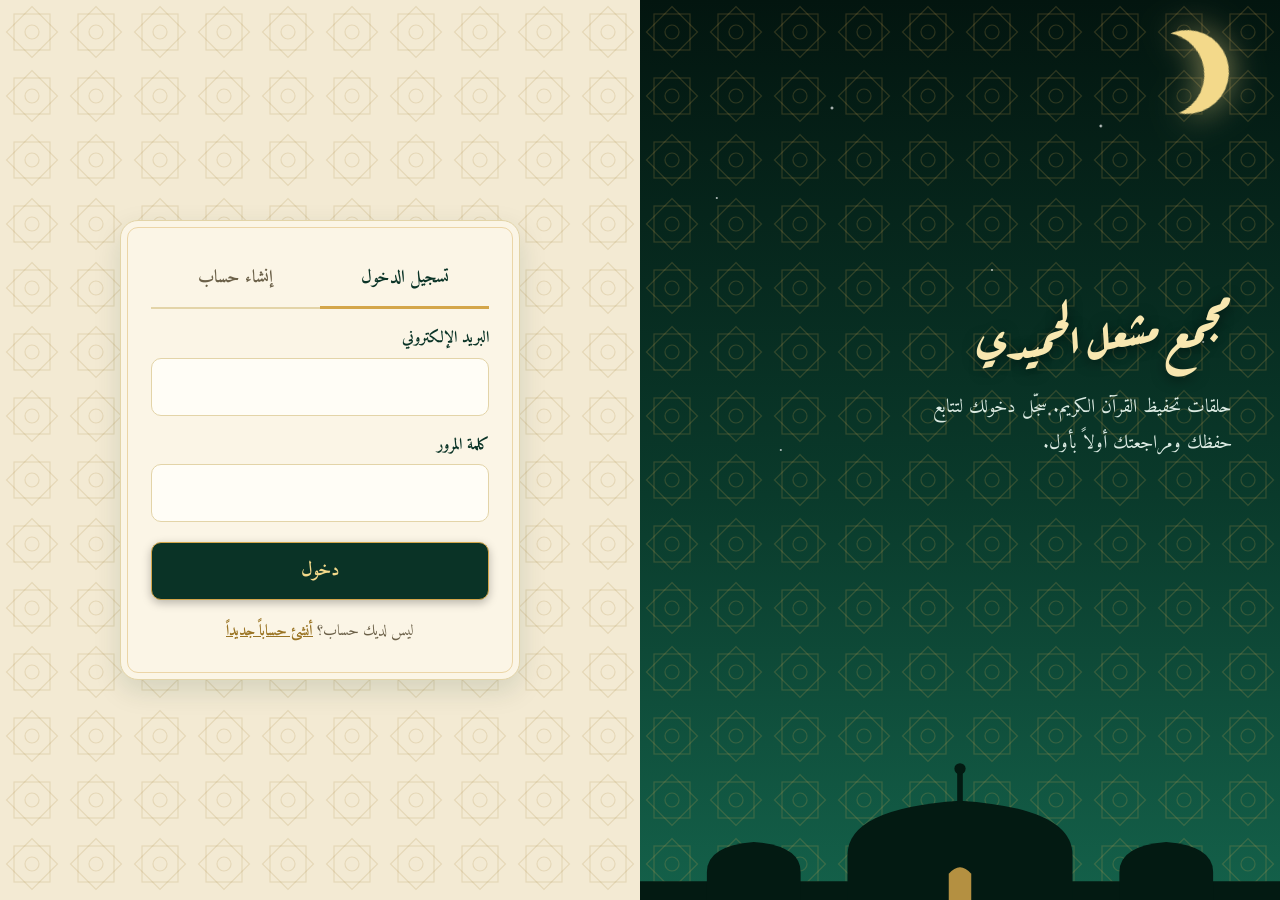
<file: index.html>
<!DOCTYPE html>
<html lang="ar" dir="rtl">
<head>
<meta charset="UTF-8">
<meta name="viewport" content="width=device-width, initial-scale=1">
<title>تسجيل الدخول | مجمع مشعل الحميدي</title>
<link rel="stylesheet" href="css/style.css">
</head>
<body data-page="index">
<div class="auth">
  <aside class="auth-side scene">
    <h1>مجمع مشعل الحميدي</h1>
    <p>حلقات تحفيظ القرآن الكريم. سجّل دخولك لتتابع حفظك ومراجعتك أولاً بأول.</p>
  </aside>
  <main class="auth-main">
    <div class="auth-box">
      <div class="tabs" role="tablist">
        <button class="on" id="tabLogin" type="button">تسجيل الدخول</button>
        <button id="tabSignup" type="button">إنشاء حساب</button>
      </div>

      <form id="loginForm" novalidate>
        <label for="lEmail">البريد الإلكتروني</label>
        <input id="lEmail" type="email" autocomplete="email" required>
        <label for="lPass">كلمة المرور</label>
        <input id="lPass" type="password" autocomplete="current-password" required>
        <button class="btn dark wide" style="margin-top:20px" type="submit">دخول</button>
        <div class="msg" id="lMsg" role="alert"></div>
        <p class="switch">ليس لديك حساب؟ <a href="#signup" id="toSignup">أنشئ حساباً جديداً</a></p>
      </form>

      <form id="signupForm" class="hidden" novalidate>
        <label for="sName">الاسم الكامل</label>
        <input id="sName" type="text" autocomplete="name" required>
        <label for="sEmail">البريد الإلكتروني</label>
        <input id="sEmail" type="email" autocomplete="email" required>
        <div class="row">
          <div><label for="sPass">كلمة المرور</label><input id="sPass" type="password" autocomplete="new-password" required></div>
          <div><label for="sPass2">تأكيد كلمة المرور</label><input id="sPass2" type="password" autocomplete="new-password" required></div>
        </div>
        <button class="btn dark wide" style="margin-top:20px" type="submit">إنشاء الحساب</button>
        <div class="msg" id="sMsg" role="alert"></div>
        <p class="switch">لديك حساب بالفعل؟ <a href="#login" id="toLogin">سجّل الدخول</a></p>
      </form>
    </div>
  </main>
</div>
<script src="js/app.js"></script>
</body>
</html>
</file>
<file: css/style.css>
/* style.css — تنسيقات كل صفحات موقع مجمع مشعل الحميدي */
@import url('https://fonts.googleapis.com/css2?family=Amiri:wght@400;700&family=Aref+Ruqaa:wght@400;700&display=swap');
@import url('https://fonts.googleapis.com/css2?family=Amiri+Quran&display=swap');
:root{--ink:#0a3326;--teal:#1a5d45;--gold:#d4a64a;--gold-d:#9a7424;--ivory:#fbf5e6;--paper:#f3ead3;--text:#2a2418;--muted:#6b6048;--line:#e3d4a8;--err:#b3261e;--ok:#1b7a4b;--pat-d:url("data:image/svg+xml,%3Csvg xmlns=%22http://www.w3.org/2000/svg%22 viewBox=%220 0 64 64%22%3E%3Cg fill=%22none%22 stroke=%22%23d4a64a%22 stroke-opacity=%22.2%22 stroke-width=%221.2%22%3E%3Crect x=%2214%22 y=%2214%22 width=%2236%22 height=%2236%22/%3E%3Crect x=%2214%22 y=%2214%22 width=%2236%22 height=%2236%22 transform=%22rotate%2845 32 32%29%22/%3E%3Ccircle cx=%2232%22 cy=%2232%22 r=%227%22/%3E%3C/g%3E%3C/svg%3E");--pat-l:url("data:image/svg+xml,%3Csvg xmlns=%22http://www.w3.org/2000/svg%22 viewBox=%220 0 64 64%22%3E%3Cg fill=%22none%22 stroke=%22%239a7424%22 stroke-opacity=%22.16%22 stroke-width=%221.2%22%3E%3Crect x=%2214%22 y=%2214%22 width=%2236%22 height=%2236%22/%3E%3Crect x=%2214%22 y=%2214%22 width=%2236%22 height=%2236%22 transform=%22rotate%2845 32 32%29%22/%3E%3Ccircle cx=%2232%22 cy=%2232%22 r=%227%22/%3E%3C/g%3E%3C/svg%3E");--sky:url("data:image/svg+xml,%3Csvg xmlns=%22http://www.w3.org/2000/svg%22 viewBox=%220 0 1200 160%22 preserveAspectRatio=%22xMidYMax slice%22%3E%3Cg fill=%22%23031a12%22%3E%3Cpath d=%22M0 160V140H1200V160Z%22/%3E%3Cpath d=%22M480 160V112Q480 62 600 54Q720 62 720 112V160Z%22/%3E%3Crect x=%22597%22 y=%2224%22 width=%226%22 height=%2232%22/%3E%3Ccircle cx=%22600%22 cy=%2220%22 r=%226%22/%3E%3Cpath d=%22M330 160V130Q330 102 380 98Q430 102 430 130V160Z%22/%3E%3Cpath d=%22M770 160V130Q770 102 820 98Q870 102 870 130V160Z%22/%3E%3Cg id=%22m%22%3E%3Crect x=%22118%22 y=%2246%22 width=%2216%22 height=%22114%22/%3E%3Crect x=%22112%22 y=%2276%22 width=%2228%22 height=%226%22/%3E%3Cpath d=%22M114 46L126 10L138 46Z%22/%3E%3Ccircle cx=%22126%22 cy=%226%22 r=%224%22/%3E%3C/g%3E%3Cuse href=%22%23m%22 x=%22936%22/%3E%3C/g%3E%3Cpath fill=%22%23d4a64a%22 opacity=%22.85%22 d=%22M588 160V132Q600 118 612 132V160Z%22/%3E%3C/svg%3E");--orn:url("data:image/svg+xml,%3Csvg xmlns=%22http://www.w3.org/2000/svg%22 viewBox=%220 0 64 64%22%3E%3Cg fill=%22none%22 stroke=%22%23d4a64a%22 stroke-opacity=%221%22 stroke-width=%221.2%22%3E%3Crect x=%2214%22 y=%2214%22 width=%2236%22 height=%2236%22/%3E%3Crect x=%2214%22 y=%2214%22 width=%2236%22 height=%2236%22 transform=%22rotate%2845 32 32%29%22/%3E%3Ccircle cx=%2232%22 cy=%2232%22 r=%227%22/%3E%3C/g%3E%3C/svg%3E")}
*{box-sizing:border-box;margin:0;padding:0}
html{scroll-behavior:smooth}
body{font-family:'Amiri',serif;background:var(--pat-l) 0 0/64px 64px,var(--paper);color:var(--text);line-height:1.9;font-size:19px}
h1,h2,h3,.brand{font-family:'Aref Ruqaa',serif;font-weight:700;line-height:1.7}
a{color:inherit;text-decoration:none}
.wrap{max-width:1080px;margin:0 auto;padding:0 20px}
:focus-visible{outline:3px solid var(--gold);outline-offset:2px}
.hidden{display:none}
.nav{background:linear-gradient(180deg,#04201a,var(--ink));color:#fff;position:sticky;top:0;z-index:20;border-bottom:2px solid var(--gold)}
.nav-in{display:flex;align-items:center;justify-content:space-between;gap:16px;min-height:68px;flex-wrap:wrap}
.brand{font-size:1.3rem;display:flex;align-items:center;gap:12px;color:#f8e7b0}
.logo{display:grid;place-items:center;width:38px;height:38px;border:2px solid var(--gold);background:#d4a64a26;color:var(--gold);transform:rotate(45deg);border-radius:6px}
.logo b{transform:rotate(-45deg);font-size:1.1rem}
.nav nav{display:flex;align-items:center;gap:6px;flex-wrap:wrap}
.nav nav a{padding:6px 14px;border-radius:8px;font-size:1rem;color:#e8dcc0}
.nav nav a:hover,.nav nav a.active{background:#d4a64a26;color:#f8e7b0}
.nav nav a.logout{border:1px solid var(--gold);color:var(--gold);margin-inline-start:8px}
.nav nav a.logout:hover{background:var(--gold);color:var(--ink)}
.menu-btn{display:none;flex-direction:column;justify-content:center;gap:5px;width:46px;height:42px;padding:0 11px;background:none;border:1px solid var(--gold);border-radius:8px;cursor:pointer}
.menu-btn span{display:block;height:2.5px;background:var(--gold);border-radius:2px}
.scene{position:relative;overflow:hidden;color:#fff;
background:radial-gradient(1.5px 1.5px at 12% 22%,#fff,transparent),radial-gradient(2px 2px at 30% 12%,#fff,transparent),radial-gradient(1.5px 1.5px at 55% 30%,#fff,transparent),radial-gradient(2px 2px at 72% 14%,#fff,transparent),radial-gradient(1.5px 1.5px at 88% 38%,#fff,transparent),radial-gradient(1.5px 1.5px at 22% 50%,#fff,transparent),radial-gradient(2px 2px at 64% 46%,#fff,transparent),
var(--pat-d) 0 0/64px 64px,linear-gradient(180deg,#03150f 0%,#0a3a2b 55%,#14614a 100%)}
.scene::before{content:"";position:absolute;top:30px;inset-inline-start:8%;width:84px;height:84px;border-radius:50%;box-shadow:inset -24px -6px 0 0 #f3d98a;filter:drop-shadow(0 0 16px #f3d98a99);transform:rotate(-20deg)}
.scene::after{content:"";position:absolute;inset:auto 0 0 0;height:150px;background:var(--sky) center bottom/max(100%,900px) 100% no-repeat;pointer-events:none}
.scene>*{position:relative;z-index:1}
.hero{padding:84px 0 190px;border-bottom:3px solid var(--gold)}
.hero.mini{padding:52px 0 170px}
.hero h1{font-size:clamp(2rem,5vw,3.4rem);max-width:16ch;color:#f8e7b0;text-shadow:0 2px 14px #0008}
.hero.mini h1{max-width:none;font-size:clamp(1.8rem,4vw,2.6rem)}
.hero p{max-width:46ch;margin-top:14px;color:#dcebe3}
.hero .actions{margin-top:28px;display:flex;gap:12px;flex-wrap:wrap}
.btn{display:inline-block;border:0;cursor:pointer;font:inherit;font-weight:700;padding:10px 28px;border-radius:10px;background:linear-gradient(180deg,#e9c46e,#c4902f);color:#2a1c00;box-shadow:0 3px 10px #0004;transition:transform .2s,filter .2s}
.btn:hover{transform:translateY(-2px);filter:brightness(1.08)}
.btn.ghost{background:transparent;color:#f8e7b0;border:1.5px solid var(--gold);box-shadow:none}
.btn.dark{background:var(--ink);color:#f3d98a;border:1px solid var(--gold)}
.btn.wide{width:100%}
section{padding:56px 0}
.sec-title{font-size:1.7rem;color:var(--ink)}
.sec-title::after{content:"";display:block;width:150px;height:22px;margin:4px 0 6px;background:var(--orn) center/22px no-repeat,linear-gradient(90deg,var(--gold) 0 40%,transparent 40% 60%,var(--gold) 60%) center/100% 1px no-repeat}
.sec-sub{color:var(--muted);margin-bottom:28px}
.grid{display:grid;gap:20px;grid-template-columns:repeat(auto-fit,minmax(240px,1fr))}
.card{display:block;background:var(--ivory);border:1px solid var(--line);outline:1px solid #d4a64a66;outline-offset:-8px;border-radius:16px;padding:26px;box-shadow:0 8px 22px #0a332618;transition:transform .2s}
a.card:hover{transform:translateY(-4px)}
.card h3{color:var(--ink);font-size:1.2rem;margin-bottom:6px}
.card p{color:var(--muted);font-size:1rem}
.card.tint{background:linear-gradient(135deg,#fff8e1,#f0e0b0)}
.stat{font-family:'Aref Ruqaa',serif;font-size:2.4rem;color:var(--teal);line-height:1.2}
.stat-l{color:var(--muted);font-size:.95rem}
.band{background:var(--pat-l) 0 0/64px 64px,linear-gradient(180deg,#efe2bc,#f7eed4);border-block:1px solid var(--line)}
.tbl-wrap{overflow-x:auto;border:1px solid var(--gold);border-radius:14px;background:var(--ivory);box-shadow:0 8px 22px #0a332618}
table{width:100%;border-collapse:collapse;min-width:560px}
th,td{padding:12px 16px;text-align:start;border-bottom:1px solid var(--line);font-size:1rem}
th{background:var(--ink);color:#f3d98a;font-family:'Aref Ruqaa',serif}
tr:last-child td{border-bottom:0}
.tag{display:inline-block;padding:0 12px;border-radius:99px;font-size:.85rem;background:#d5e8dc;color:var(--teal)}
.tag.rev{background:#f3e2b0;color:var(--gold-d)}
.empty{padding:28px;text-align:center;color:var(--muted)}
.del{background:none;border:0;color:var(--err);cursor:pointer;font:inherit}
footer{background:var(--pat-d) 0 0/64px 64px,var(--ink);border-top:3px solid var(--gold);color:#d8c99c;text-align:center;padding:24px 0;font-size:.95rem}
label{display:block;font-weight:600;margin:14px 0 4px;font-size:1rem;color:var(--ink)}
input,select,textarea{width:100%;font:inherit;padding:10px 14px;border:1.5px solid var(--line);border-radius:10px;background:#fffdf6;color:var(--text)}
input:focus,select:focus,textarea:focus{outline:none;border-color:var(--gold);box-shadow:0 0 0 3px #d4a64a44}
textarea{min-height:140px;resize:vertical}
.row{display:grid;gap:14px;grid-template-columns:1fr 1fr}
.msg{margin-top:14px;padding:10px 14px;border-radius:10px;font-size:.95rem;display:none}
.msg.err{display:block;background:#fbe9e7;color:var(--err)}
.msg.ok{display:block;background:#e3f4ea;color:var(--ok)}
.bar{height:16px;background:#e9dcb6;border-radius:99px;overflow:hidden;margin:10px 0 6px;border:1px solid var(--line)}
.bar i{display:block;height:100%;background:linear-gradient(90deg,var(--teal),var(--gold));width:0;transition:width .5s}
.contact{display:grid;gap:28px;grid-template-columns:1.4fr 1fr}
.info li{list-style:none;padding:10px 0;border-bottom:1px dashed #d4a64a99}
.info li:last-child{border:0}
.info b{display:block;color:var(--ink);font-family:'Aref Ruqaa',serif}
.auth{min-height:100vh;display:grid;grid-template-columns:1fr 1fr}
.auth-side{padding:48px 48px 190px;display:flex;flex-direction:column;justify-content:center}
.auth-side h1{font-size:clamp(2rem,4vw,3rem);color:#f8e7b0;text-shadow:0 2px 14px #0008}
.auth-side p{color:#dcebe3;margin-top:12px;max-width:34ch}
.auth-main{display:grid;place-items:center;padding:32px}
.auth-box{width:100%;max-width:400px;background:var(--ivory);border:1px solid var(--line);outline:1px solid #d4a64a66;outline-offset:-8px;border-radius:18px;padding:28px 30px 32px;box-shadow:0 10px 28px #0a332622}
.tabs{display:flex;border-bottom:2px solid var(--line);margin-bottom:10px}
.tabs button{flex:1;background:none;border:0;font:inherit;font-weight:700;padding:12px;cursor:pointer;color:var(--muted);border-bottom:3px solid transparent;margin-bottom:-2px}
.tabs button.on{color:var(--ink);border-color:var(--gold)}
.tabs button{font-size:1.1rem}
.switch{text-align:center;margin-top:18px;color:var(--muted);font-size:.95rem}
.switch a{color:var(--gold-d);font-weight:700;text-decoration:underline}
.tools{display:flex;gap:10px;flex-wrap:wrap;align-items:flex-end}
.tools>div{flex:1;min-width:160px}
.tools .btn{padding:9px 18px}
.mushaf{margin-top:24px;background:var(--ivory);border:3px double var(--gold);outline:1px solid #d4a64a66;outline-offset:-12px;border-radius:18px;padding:34px 28px;box-shadow:0 10px 30px #0a332622}
.m-head{text-align:center;margin-bottom:14px}
.m-head h2{display:inline-block;font-family:'Amiri Quran',serif;font-size:1.7rem;color:var(--ink);padding:2px 48px;border:2px solid var(--gold);border-radius:10px;background:linear-gradient(#fff8e1,#f0e0b0)}
.m-info{text-align:center;color:var(--muted);font-size:.95rem}
.bism{font-family:'Amiri Quran',serif;font-size:1.4rem;text-align:center;color:var(--teal);margin:10px 0 14px}
.ayahs{font-family:'Amiri Quran',serif;font-size:1.4rem;line-height:2.4;text-align:justify;text-align-last:center;margin:10px 0 18px}
.ay{cursor:pointer;border-radius:6px;transition:background .2s}
.ay:hover{background:#d4a64a22}
.ay.mark{background:#d4a64a55}
.no{display:inline-grid;place-items:center;min-width:1.9em;height:1.9em;padding:0 .2em;margin:0 .15em;border:1.5px solid var(--gold);border-radius:50%;font-family:'Amiri',serif;font-size:.5em;line-height:1;color:var(--gold-d);vertical-align:middle}
.player{margin-top:16px}
.p-row{display:flex;gap:10px;flex-wrap:wrap}
.p-row .btn{padding:9px 20px}
.row3{display:grid;gap:14px;grid-template-columns:repeat(3,1fr)}
.ay.playing{background:#1a5d4535;box-shadow:0 0 0 2px #d4a64a99;border-radius:8px}
@media(max-width:800px){
 .menu-btn{display:flex}
 .nav nav{display:none;width:100%;flex-direction:column;align-items:stretch;padding-bottom:12px}
 .nav nav.open{display:flex}
 .row{grid-template-columns:1fr}
 .contact{grid-template-columns:1fr}
 .auth{grid-template-columns:1fr}.auth-side{padding:36px 24px 180px}
 .mushaf{padding:24px 14px}
 .row3{grid-template-columns:1fr 1fr}
 .row3>div:first-child{grid-column:1/-1}
}
@media(prefers-reduced-motion:reduce){*{transition:none!important;scroll-behavior:auto!important}}
</file>
